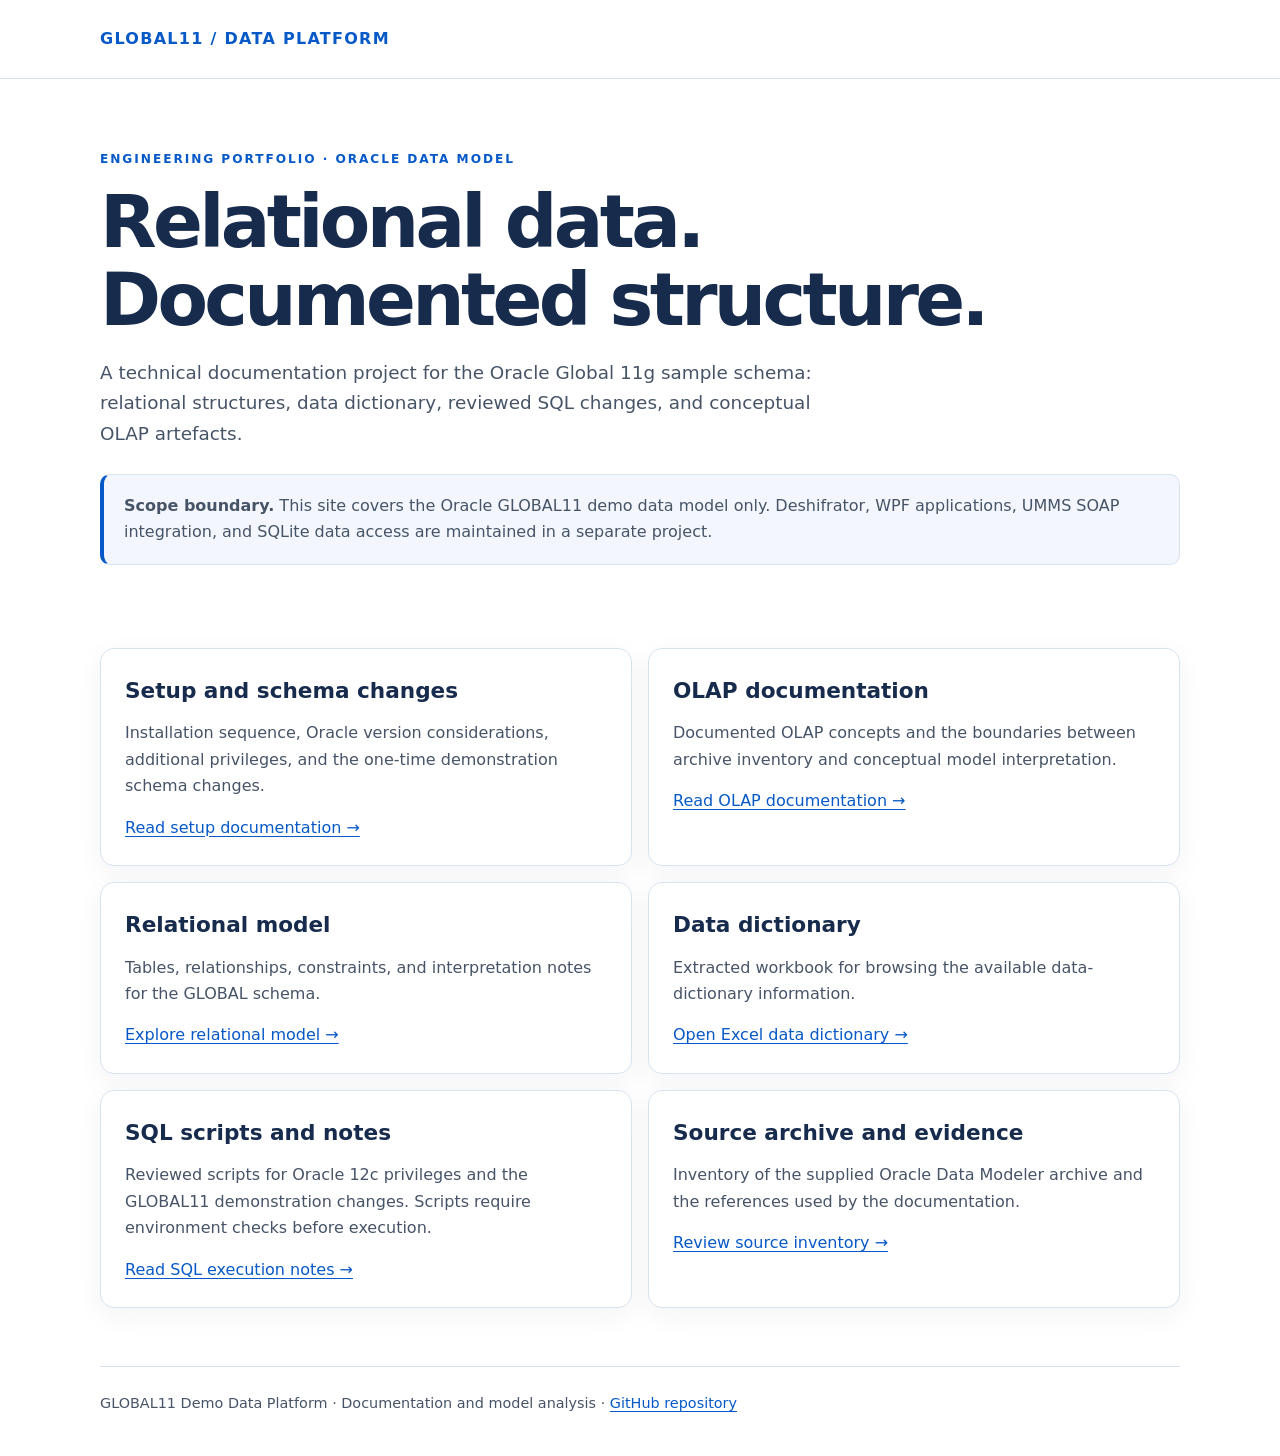
<file: index.html>
<!doctype html>
<html lang="en">
<head>
<meta charset="utf-8">
<meta name="viewport" content="width=device-width,initial-scale=1">
<meta name="description" content="GLOBAL11 Demo Data Platform — Oracle Global 11g relational model, data dictionary, SQL changes and conceptual OLAP documentation.">
<title>GLOBAL11 Demo Data Platform</title>
<style>
:root{color-scheme:light;--ink:#172b4d;--muted:#475467;--line:#d8e3f0;--blue:#0759c7;--pale:#f3f7fd}
*{box-sizing:border-box}body{margin:0;background:#fff;color:var(--ink);font:16px/1.65 Inter,system-ui,-apple-system,"Segoe UI",sans-serif}
.wrap{width:min(1080px,calc(100% - 40px));margin:auto}header{padding:26px 0;border-bottom:1px solid var(--line);font-weight:750;letter-spacing:.08em;color:var(--blue)}
.hero{padding:70px 0 48px}.eyebrow{font-size:.76rem;letter-spacing:.16em;text-transform:uppercase;color:var(--blue);font-weight:800}h1{font-size:clamp(2.5rem,6vw,4.6rem);line-height:1.05;letter-spacing:-.05em;margin:14px 0 20px}h2{font-size:1.35rem;margin:0 0 12px}.lead{font-size:1.15rem;color:var(--muted);max-width:760px}.note{padding:18px 20px;border:1px solid var(--line);border-left:4px solid var(--blue);border-radius:10px;background:var(--pale);color:var(--muted);margin:25px 0}
.grid{display:grid;grid-template-columns:repeat(2,minmax(0,1fr));gap:16px;padding:10px 0 58px}.card{border:1px solid var(--line);border-radius:14px;padding:24px;background:#fff;box-shadow:0 8px 28px rgba(16,42,80,.05)}.card p{color:var(--muted);margin:0 0 15px}a{color:var(--blue);text-underline-offset:3px}a:hover{color:#003f91}.links{display:flex;gap:14px;flex-wrap:wrap;margin-top:14px}.links a{font-weight:650}.footer{padding:25px 0 40px;border-top:1px solid var(--line);color:var(--muted);font-size:.9rem}
@media(max-width:650px){.grid{grid-template-columns:1fr}.hero{padding:48px 0 30px}}
</style>
</head>
<body>
<header><div class="wrap">GLOBAL11 / DATA PLATFORM</div></header>
<main class="wrap">
<section class="hero">
<div class="eyebrow">Engineering portfolio · Oracle data model</div>
<h1>Relational data.<br>Documented structure.</h1>
<p class="lead">A technical documentation project for the Oracle Global 11g sample schema: relational structures, data dictionary, reviewed SQL changes, and conceptual OLAP artefacts.</p>
<div class="note"><strong>Scope boundary.</strong> This site covers the Oracle GLOBAL11 demo data model only. Deshifrator, WPF applications, UMMS SOAP integration, and SQLite data access are maintained in a separate project.</div>
</section>
<section class="grid" aria-label="Project documentation">
<article class="card"><h2>Setup and schema changes</h2><p>Installation sequence, Oracle version considerations, additional privileges, and the one-time demonstration schema changes.</p><a href="https://github.com/ekatmoz88-alt/global11-demo-data-platform/blob/main/docs/GLOBAL11-DEMO-SETUP.md">Read setup documentation →</a></article>
<article class="card"><h2>OLAP documentation</h2><p>Documented OLAP concepts and the boundaries between archive inventory and conceptual model interpretation.</p><a href="https://github.com/ekatmoz88-alt/global11-demo-data-platform/blob/main/docs/GLOBAL11-OLAP-DOCUMENTATION.md">Read OLAP documentation →</a></article>
<article class="card"><h2>Relational model</h2><p>Tables, relationships, constraints, and interpretation notes for the GLOBAL schema.</p><a href="https://github.com/ekatmoz88-alt/global11-demo-data-platform/blob/main/docs/model/GLOBAL11-RELATIONAL-MODEL.md">Explore relational model →</a></article>
<article class="card"><h2>Data dictionary</h2><p>Extracted workbook for browsing the available data-dictionary information.</p><a href="data-dictionary/global11_data_dictionary.xlsx">Open Excel data dictionary →</a></article>
<article class="card"><h2>SQL scripts and notes</h2><p>Reviewed scripts for Oracle 12c privileges and the GLOBAL11 demonstration changes. Scripts require environment checks before execution.</p><a href="https://github.com/ekatmoz88-alt/global11-demo-data-platform/blob/main/sql/README.md">Read SQL execution notes →</a></article>
<article class="card"><h2>Source archive and evidence</h2><p>Inventory of the supplied Oracle Data Modeler archive and the references used by the documentation.</p><a href="https://github.com/ekatmoz88-alt/global11-demo-data-platform/blob/main/docs/sources/ORACLE-GLOBAL11-SOURCES.md">Review source inventory →</a></article>
</section>
</main>
<footer class="wrap footer">GLOBAL11 Demo Data Platform · Documentation and model analysis · <a href="https://github.com/ekatmoz88-alt/global11-demo-data-platform">GitHub repository</a></footer>
</body>
</html>
</file>
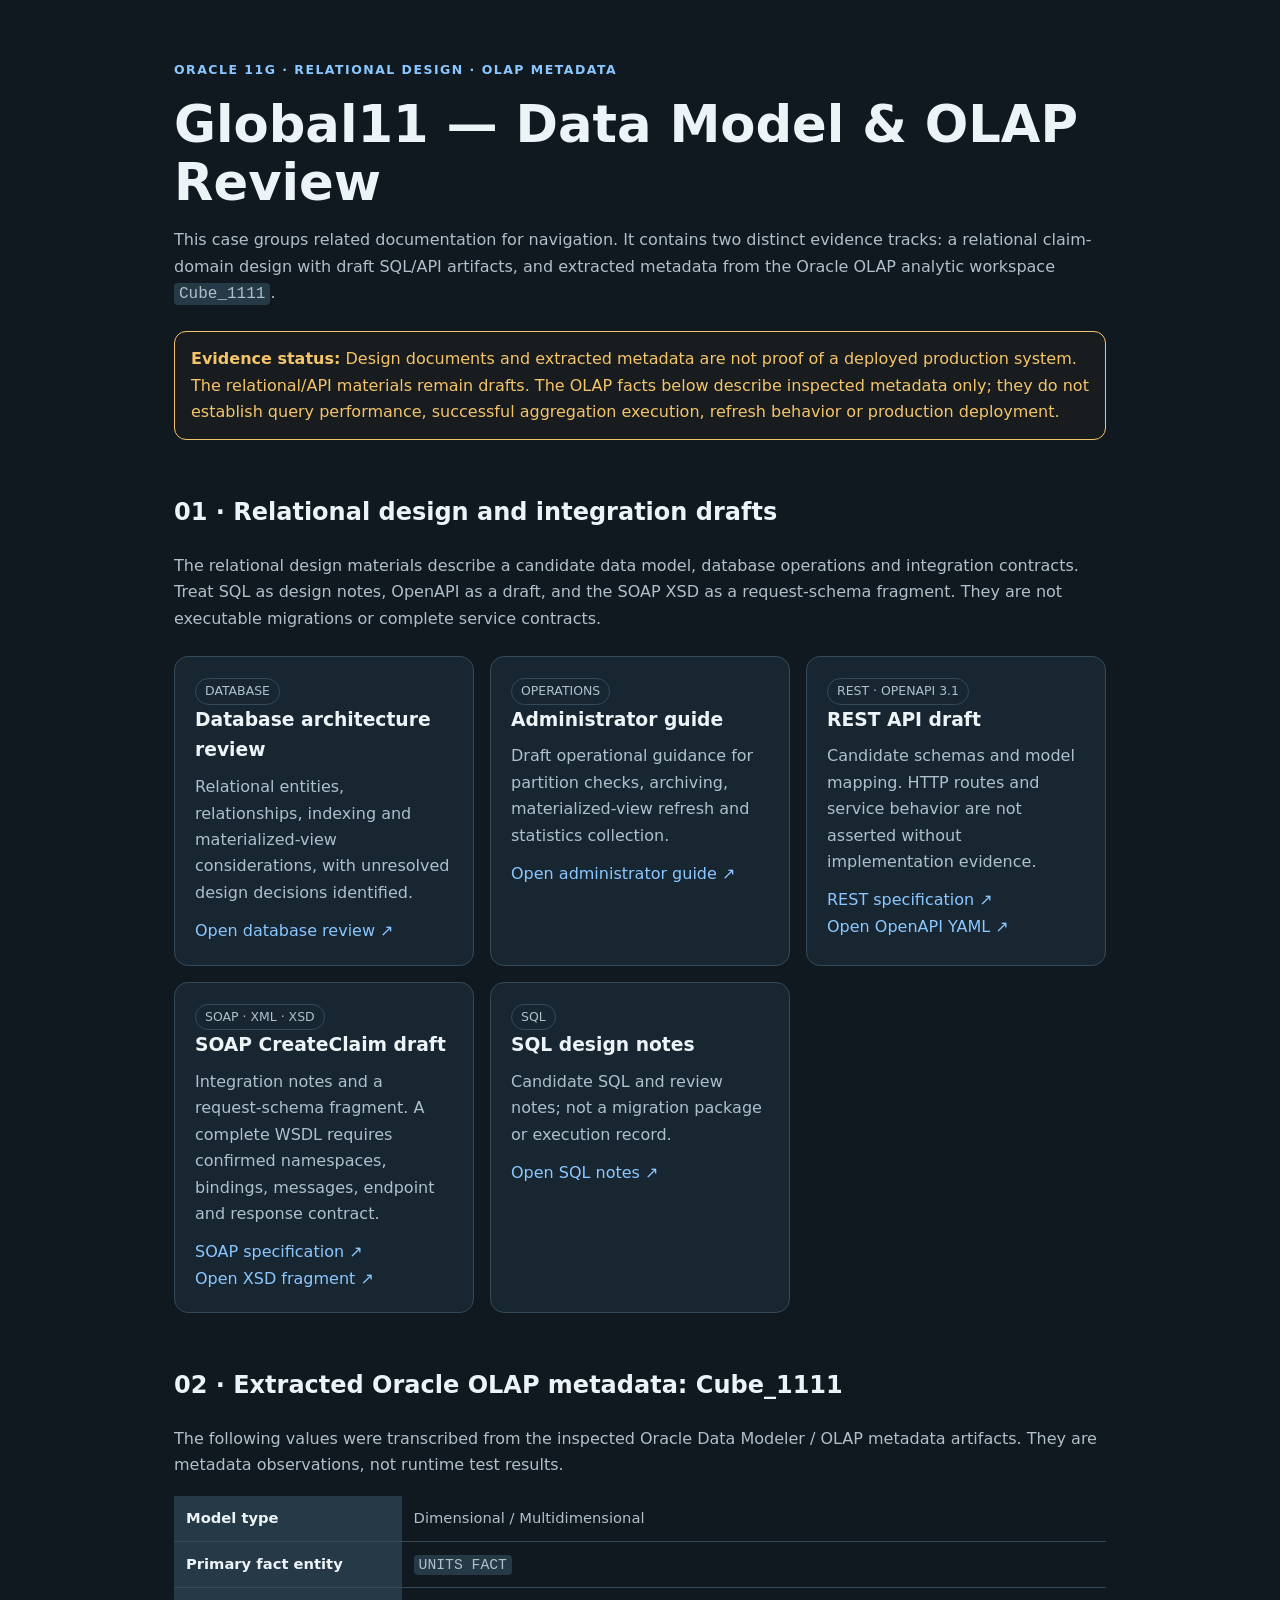
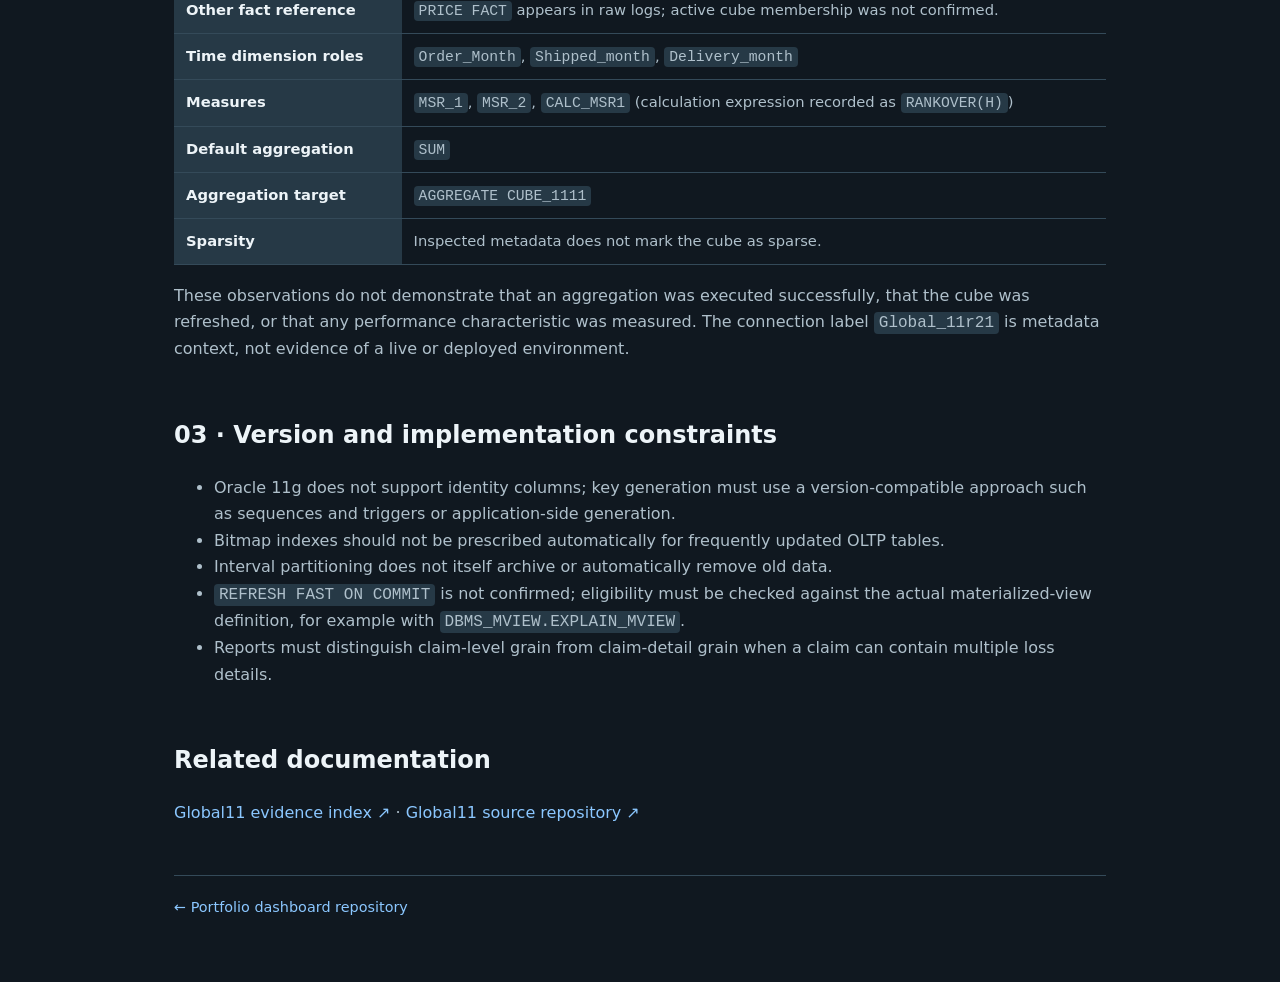
<file: docs/claim-domain-draft/index.html>
<!doctype html>
<html lang="ru">
<head>
  <meta charset="utf-8">
  <meta name="viewport" content="width=device-width, initial-scale=1">
  <meta name="description" content="Global11 Oracle 11g relational design drafts and separately extracted Oracle OLAP Cube_1111 metadata.">
  <title>Global11 · Oracle 11g Data Model &amp; OLAP Metadata</title>
  <style>
    :root{color-scheme:light dark;--bg:#101820;--panel:#182632;--text:#edf4f8;--muted:#afc0cb;--line:#344a59;--link:#8bc7ff;--warn:#f4c46a}
    *{box-sizing:border-box}body{margin:0;background:var(--bg);color:var(--text);font:16px/1.65 Inter,system-ui,sans-serif}
    main{max-width:980px;margin:0 auto;padding:48px 24px 72px}h1{font-size:clamp(2rem,5vw,3.2rem);line-height:1.12;margin:.3em 0}h2{margin-top:2.2em}p,li{color:var(--muted)}a{color:var(--link);text-decoration:none}a:hover{text-decoration:underline}
    .eyebrow{color:var(--link);font-size:.78rem;letter-spacing:.12em;font-weight:700}.status{border:1px solid var(--warn);border-radius:12px;padding:14px 16px;color:var(--warn);background:#392f1d33;margin:24px 0}
    .grid{display:grid;grid-template-columns:repeat(auto-fit,minmax(240px,1fr));gap:16px;margin:24px 0}.card{border:1px solid var(--line);border-radius:14px;background:var(--panel);padding:20px}.card h3{margin:0 0 8px}.card p{margin:0 0 12px}.tag{display:inline-block;border:1px solid var(--line);border-radius:999px;padding:2px 9px;font-size:.78rem;color:var(--muted)}
    table{width:100%;border-collapse:collapse;font-size:.92rem;margin:18px 0}th,td{text-align:left;vertical-align:top;padding:10px 12px;border-bottom:1px solid var(--line)}th{color:var(--text);background:#263946}td{color:var(--muted)}
    code{background:#263946;padding:2px 5px;border-radius:4px}footer{border-top:1px solid var(--line);margin-top:48px;padding-top:20px;color:var(--muted);font-size:.9rem}
  </style>
</head>
<body>
<main>
  <p class="eyebrow">ORACLE 11G · RELATIONAL DESIGN · OLAP METADATA</p>
  <h1>Global11 — Data Model &amp; OLAP Review</h1>
  <p>This case groups related documentation for navigation. It contains two distinct evidence tracks: a relational claim-domain design with draft SQL/API artifacts, and extracted metadata from the Oracle OLAP analytic workspace <code>Cube_1111</code>.</p>
  <div class="status"><strong>Evidence status:</strong> Design documents and extracted metadata are not proof of a deployed production system. The relational/API materials remain drafts. The OLAP facts below describe inspected metadata only; they do not establish query performance, successful aggregation execution, refresh behavior or production deployment.</div>

  <h2>01 · Relational design and integration drafts</h2>
  <p>The relational design materials describe a candidate data model, database operations and integration contracts. Treat SQL as design notes, OpenAPI as a draft, and the SOAP XSD as a request-schema fragment. They are not executable migrations or complete service contracts.</p>
  <section class="grid" aria-label="Relational design documentation">
    <article class="card"><span class="tag">DATABASE</span><h3>Database architecture review</h3><p>Relational entities, relationships, indexing and materialized-view considerations, with unresolved design decisions identified.</p><a href="database-architecture-review.md">Open database review ↗</a></article>
    <article class="card"><span class="tag">OPERATIONS</span><h3>Administrator guide</h3><p>Draft operational guidance for partition checks, archiving, materialized-view refresh and statistics collection.</p><a href="administrator-guide.md">Open administrator guide ↗</a></article>
    <article class="card"><span class="tag">REST · OPENAPI 3.1</span><h3>REST API draft</h3><p>Candidate schemas and model mapping. HTTP routes and service behavior are not asserted without implementation evidence.</p><a href="rest-api-specification.md">REST specification ↗</a><br><a href="openapi-draft.yaml">Open OpenAPI YAML ↗</a></article>
    <article class="card"><span class="tag">SOAP · XML · XSD</span><h3>SOAP CreateClaim draft</h3><p>Integration notes and a request-schema fragment. A complete WSDL requires confirmed namespaces, bindings, messages, endpoint and response contract.</p><a href="soap-integration-specification.md">SOAP specification ↗</a><br><a href="soap-create-claim-request.xsd">Open XSD fragment ↗</a></article>
    <article class="card"><span class="tag">SQL</span><h3>SQL design notes</h3><p>Candidate SQL and review notes; not a migration package or execution record.</p><a href="sql-design-notes.sql">Open SQL notes ↗</a></article>
  </section>

  <h2>02 · Extracted Oracle OLAP metadata: Cube_1111</h2>
  <p>The following values were transcribed from the inspected Oracle Data Modeler / OLAP metadata artifacts. They are metadata observations, not runtime test results.</p>
  <table>
    <tbody>
      <tr><th>Model type</th><td>Dimensional / Multidimensional</td></tr>
      <tr><th>Primary fact entity</th><td><code>UNITS FACT</code></td></tr>
      <tr><th>Other fact reference</th><td><code>PRICE FACT</code> appears in raw logs; active cube membership was not confirmed.</td></tr>
      <tr><th>Time dimension roles</th><td><code>Order_Month</code>, <code>Shipped_month</code>, <code>Delivery_month</code></td></tr>
      <tr><th>Measures</th><td><code>MSR_1</code>, <code>MSR_2</code>, <code>CALC_MSR1</code> (calculation expression recorded as <code>RANKOVER(H)</code>)</td></tr>
      <tr><th>Default aggregation</th><td><code>SUM</code></td></tr>
      <tr><th>Aggregation target</th><td><code>AGGREGATE CUBE_1111</code></td></tr>
      <tr><th>Sparsity</th><td>Inspected metadata does not mark the cube as sparse.</td></tr>
    </tbody>
  </table>
  <p>These observations do not demonstrate that an aggregation was executed successfully, that the cube was refreshed, or that any performance characteristic was measured. The connection label <code>Global_11r21</code> is metadata context, not evidence of a live or deployed environment.</p>

  <h2>03 · Version and implementation constraints</h2>
  <ul>
    <li>Oracle 11g does not support identity columns; key generation must use a version-compatible approach such as sequences and triggers or application-side generation.</li>
    <li>Bitmap indexes should not be prescribed automatically for frequently updated OLTP tables.</li>
    <li>Interval partitioning does not itself archive or automatically remove old data.</li>
    <li><code>REFRESH FAST ON COMMIT</code> is not confirmed; eligibility must be checked against the actual materialized-view definition, for example with <code>DBMS_MVIEW.EXPLAIN_MVIEW</code>.</li>
    <li>Reports must distinguish claim-level grain from claim-detail grain when a claim can contain multiple loss details.</li>
  </ul>

  <h2>Related documentation</h2>
  <p><a href="README.md">Global11 evidence index ↗</a> · <a href="https://github.com/ekatmoz88-alt/global11-demo-data-platform">Global11 source repository ↗</a></p>
  <footer>
    <a href="https://github.com/ekatmoz88-alt/global11-demo-data-platform">← Portfolio dashboard repository</a>
  </footer>
</main>
</body>
</html>
</file>
